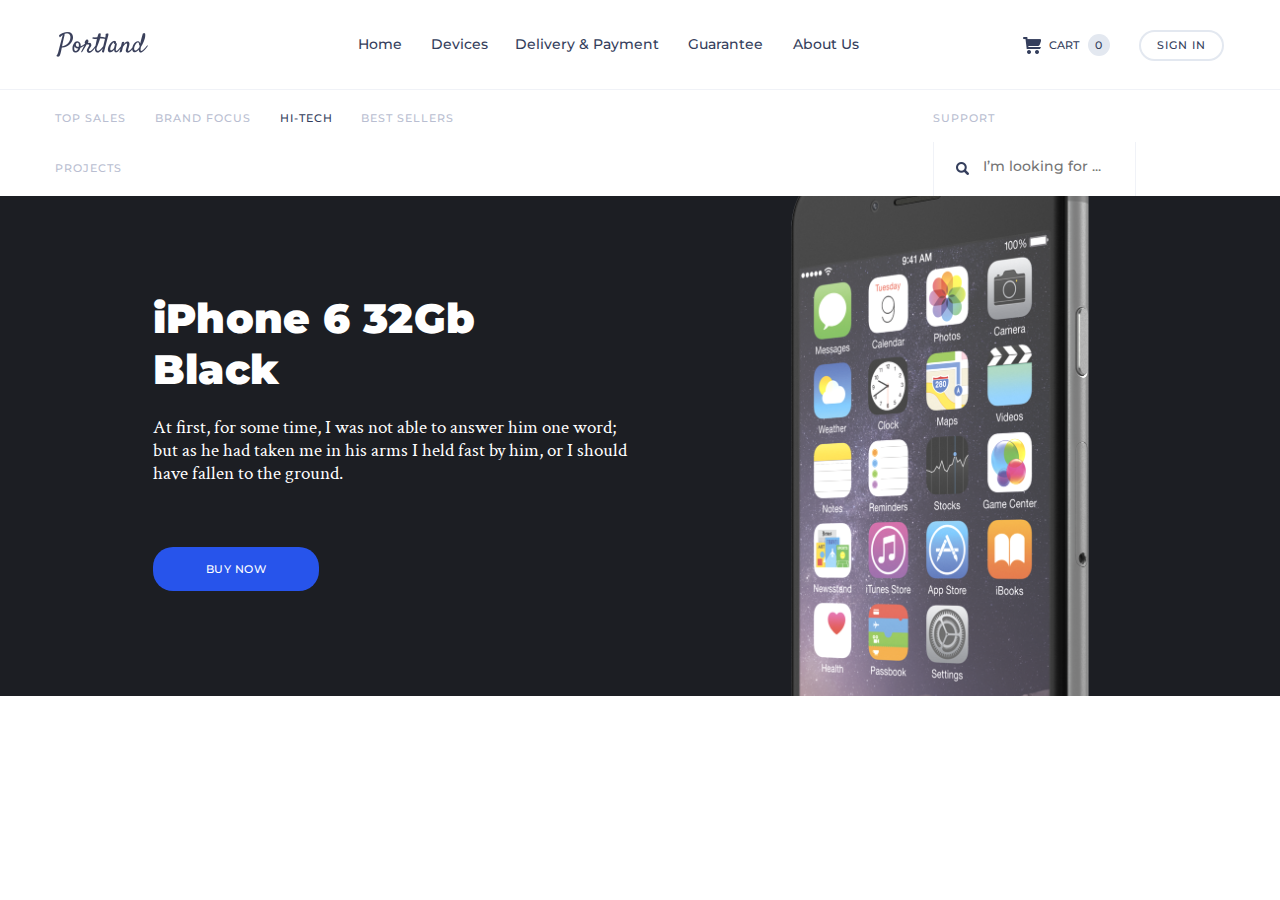
<file: lesson5/index.html>
<!DOCTYPE html>
<html lang="en">
<head>
    <meta charset="UTF-8">
    <title>Title</title>
    <link href="https://fonts.googleapis.com/css?family=Montserrat:400,500,900" rel="stylesheet">
    <link href="https://fonts.googleapis.com/css?family=Crimson+Text" rel="stylesheet">
    <link rel="stylesheet" href="css/bootstrap.min.css">

    <link rel="stylesheet" href="css/style.css">
    <link rel="stylesheet" href="css/font.css">
</head>
<body>

    <header>
            <div class="header__stripe-top">
                <div class="container">
                    <div class="row">
                        <div class="col-md-1">
                            <div class="row">
                                <div class="logo">
                                    <div class="logo__default">
                                        <a href="#">
                                            <img src="img/logo.png" alt="main-logo">
                                        </a>
                                    </div>
                                </div>
                            </div>
                        </div>
                        <div class="col-md-6 col-md-push-2">
                            <nav>
                                <ul>
                                    <li class="nav__item"><a href="#">Home</a></li>
                                    <li class="nav__item"><a href="#">Devices</a></li>
                                    <li class="nav__item"><a href="#">Delivery & Payment</a></li>
                                    <li class="nav__item"><a href="#">Guarantee</a></li>
                                    <li class="nav__item"><a href="#">About Us</a></li>
                                </ul>
                            </nav>
                        </div>
                        <div class="col-md-2 col-md-push-3">
                            <div class="chart-wrap">
                                <div class="chart-wrap__content">
                                    <div class="chart-wrap__ico">
                                        <a href="#">
                                            <img src="img/ico-chart.png" alt="ico-chart">
                                        </a>
                                    </div>
                                    <div class="chart-wrap__text">
                                        <a href="#">cart</a>
                                    </div>
                                    <div class="chart-wrap__number">
                                        <a href="#">0</a>
                                    </div>
                                </div>
                            </div>
                            <div class="button-wrap">
                                <button class="button-wrap__button__signin">sign in</button>
                            </div>
                        </div>
                    </div>
                </div>
            </div>
            <div class="header__stripe-bottom">
                <div class="container">
                    <div class="row">
                        <div class="col-md-5">
                            <div class="row">
                                <div class="sub-nav">
                                    <li class="sub-nav__elem"><a href="#">Top Sales</a></li>
                                    <li class="sub-nav__elem"><a href="#">Brand Focus</a></li>
                                    <li class="sub-nav__elem sub-nav__elem--active"><a href="#">Hi-tech</a></li>
                                    <li class="sub-nav__elem"><a href="#">Best Sellers</a></li>
                                    <li class="sub-nav__elem"><a href="#">Projects</a></li>
                                </div>
                            </div>
                        </div>
                        <div class="col-md-3 col-md-offset-4">
                            <div class="row">
                                <div class="sub-nav">
                                    <li class="sub-nav__elem"><a href="#">Support</a></li>
                                </div>
                                <form action="" method="post" id="header-search-form" class="search-form">

                                    <div class="search-form__content">

                                        <input type="submit" class="search-form__submit" value="">
                                        <input type="search" class="search-form__text-field"
                                               placeholder="I’m looking for ...">

                                    </div>

                                </form>
                            </div>
                        </div>
                    </div>
                </div>
            </div>
    </header>

    <main>
        <div class="container">
            <div class="row">
                <div class="col-md-5 col-md-offset-1">
                    <div class="row">
                        <div class="main-phrase">
                            <h2 class="main-phrase__h2">iPhone 6 32Gb <br>
                                Black</h2>
                            <p class="main-phrase__p">At first, for some time, I was not able to answer him one word; but
                                as he had taken me in
                                his arms I held fast by him, or I should have fallen to the ground.</p>
                            <a href="#" class="main-phrase__button">Buy Now</a>
                        </div>
                    </div>
                </div>
            </div>
        </div>
    </main>

</body>
</html>
</file>
<file: lesson5/css/style.css>
html, body, div, span, applet, object, iframe,
h1, h2, h3, h4, h5, h6, p, blockquote, pre,
a, abbr, acronym, address, big, cite, code,
del, dfn, em, img, ins, kbd, q, s, samp,
small, strike, strong, sub, sup, tt, var,
b, u, i, center,
dl, dt, dd, ol, ul, li,
fieldset, form, label, legend,
table, caption, tbody, tfoot, thead, tr, th, td,
article, aside, canvas, details, embed,
figure, figcaption, footer, header, hgroup,
menu, nav, output, ruby, section, summary,
time, mark, audio, video {
    margin: 0;
    padding: 0;
    border: 0;
    font-size: 100%;
    font: inherit;
    vertical-align: baseline;
}
/* HTML5 display-role reset for older browsers */
article, aside, details, figcaption, figure,
footer, header, hgroup, menu, nav, section {
    display: block;
}
body {
    line-height: 1;
}
ol, ul {
    list-style: none;
}
blockquote, q {
    quotes: none;
}
blockquote:before, blockquote:after,
q:before, q:after {
    content: '';
    content: none;
}
table {
    border-collapse: collapse;
    border-spacing: 0;
}

/*share*/

.no-padding-right{
    padding-right: 0px !important;
}

.no-padding-left{
    padding-left: 0px !important;
}

/*share*/



header{
    display: inline-block;
    width: 100%;
    height: auto;
}

.header__stripe-top{
    position: relative;
    width: 100%;
    height: auto;
    display: inline-block;
    padding: 32px 0px 28px;
    border-bottom: solid 1px #f0f2f7;
}

.logo{
    position: relative;
    width: auto;
    display: inline-block;
}

.logo__default{
    margin-left: 1px;
}


nav{
    position: relative;
    width: 100%;
    height: auto;
    display: inline-block;
    padding: 1px 0px;
}

.nav__item{
    float: left;
    display: inline-block;
    margin-right: 27px;
    margin-top: 4px;
}

.nav__item:nth-child(1){
    margin-left: -5px;
    margin-right: 29px;
}
.nav__item:nth-child(3){
    margin-right: 29px;
}
.nav__item:nth-child(4){
    margin-right: 30px;
}
.nav__item:last-child{
    margin-right: 0px;
}
.nav__item a{
    font-size: 14px;
    color: #343e5c;
}


.chart-wrap{
    position: relative;
    height: auto;
    display: inline-block;
    float: left;
}

.chart-wrap__content{
    position: relative;
    height: auto;
    display: inline-block;
}
.chart-wrap__ico{
    display: inline-block;
    float: left;
    margin-top: 5px;
    margin-left: -22px;
}
.chart-wrap__text{
    text-transform: uppercase;
    margin: 5px 4px;
    display: inline-block;
    float: left;
}

.chart-wrap__text a{
    font-size: 11px;
    color: #343e5c;
    text-decoration: none;
}

.chart-wrap__number{
    display: inline-block;
    float: left;
    margin-top: 8px;
    margin-left: 12px;
    font-weight: 500;
}

.chart-wrap__number a{
    display: block;
    position: relative;
    color: #343e5c;
    font-size: 11px;
    text-decoration: none;
    z-index: 10;
}

.chart-wrap__number::before{
    display: inline-block;
    position: absolute;
    content: '';
    width: 22px;
    height: 22px;
    top: 2px;
    left: 43px;
    border-radius: 23px;
    background-color: #e3e8f0;
}

.chart-wrap__number p{
    position: relative;
}

.button-wrap{
    position: relative;
    display: inline-block;
    float: left;
}
.button-wrap__button__signin{
    position: relative;
    width: auto;
    height: auto;
    font-size: 11px;
    color: #343e5c;
    padding: 8px 16px;
    border: solid 2px #e3e8f0;
    border-radius: 20px;
    background-color: transparent;
    text-transform: uppercase;
    margin-top: -2px;
    right: -37px;
    letter-spacing: 1px;
    outline: none;
}

.button-wrap__button__signin:hover{
    color: #e3e8f0;
    border-color: #343e5c;
    background-color: #343e5c;
}

.sub-nav{
    position: relative;
    width: auto;
    height: auto;
    display: inline-block;
    float: left;
}

.sub-nav__elem{
    position: relative;
    float: left;
    display: inline-block;
    padding: 18px 0px;
}

.sub-nav__elem a{
    color: #b9bed1;
    text-decoration: none;
    text-transform: uppercase;
    font-size: 11px;
    letter-spacing: 1px;
}

.sub-nav__elem:hover a,
.sub-nav__elem:active a,
.sub-nav__elem--active a{
    color: #343e5c;
}

.sub-nav__elem:nth-child(1),
.sub-nav__elem:nth-child(2){
    margin-right: 29px;
}

.sub-nav__elem:nth-child(3){
    margin-right: 28px;
}

.sub-nav__elem:nth-child(4){
    margin-right: 28px;
}

.search-form{
    position: relative;
    display: inline-block;
    border-right: solid 1px #f0f2f7;
    border-left: solid 1px #f0f2f7;
}

.search-form__submit{
    position: relative;
    padding: 23px 13px 17px 30px;
    background-image: url(../img/lense.png);
    background-position: 22px 20px;
    background-repeat: no-repeat;
    border: none;
    background-color: transparent;
    outline: none;
}

.search-form__text-field{
    position: relative;
    width: 154px;
    top: -6px;
    border: none;
    outline: none;
}


main{
    position: relative;
    min-height: 500px;
    background-color: #1c1e23;
    background-image: url(../img/iphone.png);
    background-position: 791px -66px;
    background-repeat: no-repeat;
    background-size: 298px;
}

.main-phrase{
    position: relative;
    width: auto;
    display: inline-block;
}

.main-phrase__h2{
    font-size: 41px;
    letter-spacing: 0.4px;
    font-weight: 900;
    color: #ffffff;
    margin-top: 97px;
    line-height: 51px;
    margin-bottom: 21px;
}

.main-phrase__p{
    font-size: 19px;
    color: #ffffff;
    font-family: 'Crimson Text', serif;
    margin-bottom: 76px;
    line-height: 23px;
}

.main-phrase__button{
    font-size: 11px;
    color: #ffffff;
    padding: 15px 53px;
    letter-spacing: 0.5px;
    border-radius: 20px;
    background-color: #2754eb;
    text-transform: uppercase;
    text-decoration: none;
}

.main-phrase__button:hover{
    text-decoration: none;
    background-color: #ffffff;
    color: #2754eb;
}
</file>
<file: lesson5/css/font.css>
body{
    font-family: 'Montserrat', sans-serif;
    font-weight: 500;
    font-size: 14px;
}
</file>
